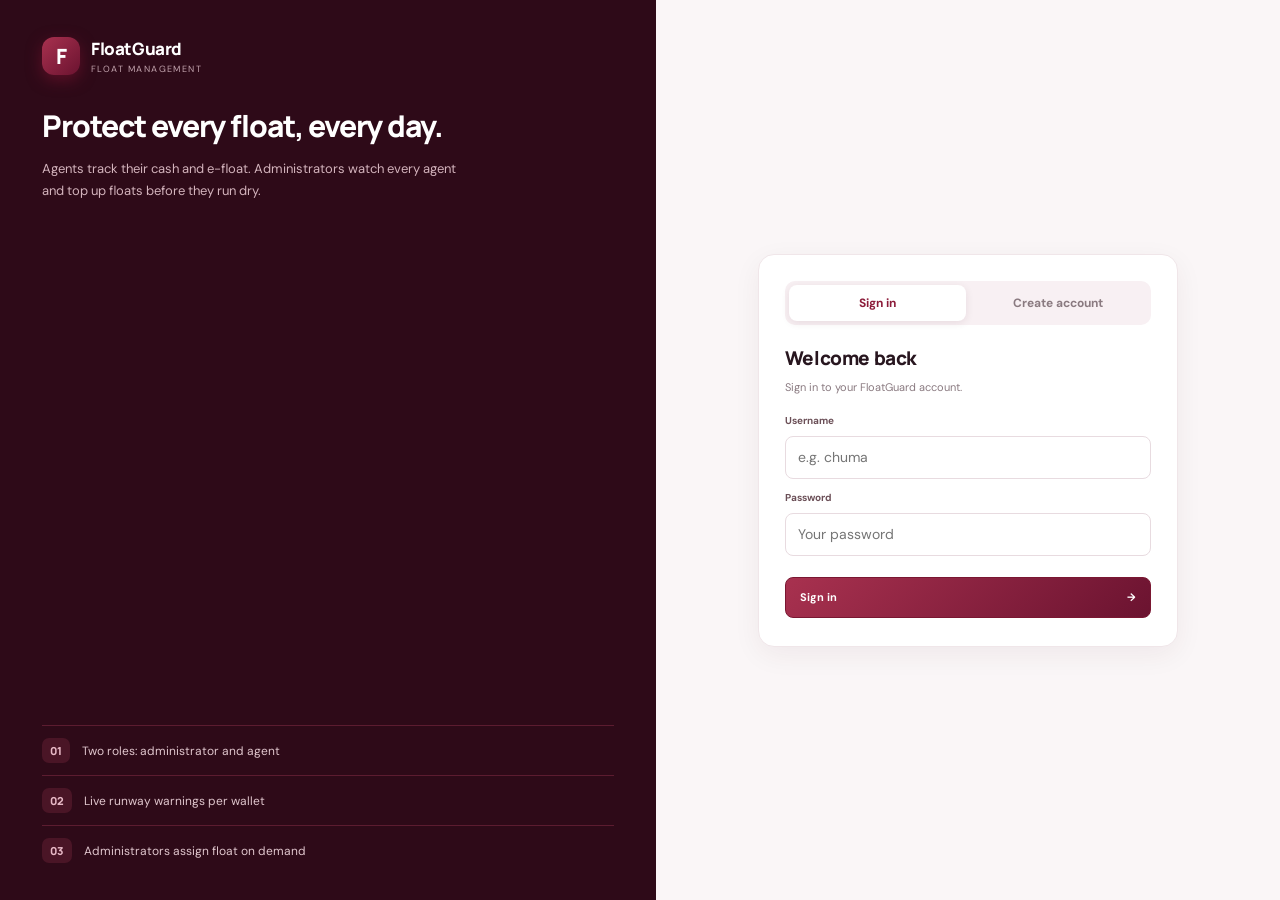
<file: index.html>
<!DOCTYPE html>
<html lang="en">
<head>
  <meta charset="UTF-8">
  <meta name="viewport" content="width=device-width, initial-scale=1.0">
  <meta name="description" content="FloatGuard sign in and account registration">
  <title>FloatGuard | Sign in</title>

  <link rel="preconnect" href="https://fonts.googleapis.com">
  <link rel="preconnect" href="https://fonts.gstatic.com" crossorigin>
  <link href="https://fonts.googleapis.com/css2?family=DM+Sans:wght@400;500;600;700&family=Manrope:wght@400;500;600;700;800&display=swap" rel="stylesheet">

  <link rel="stylesheet" href="styles.css">
</head>

<body>
  <div class="auth-shell">

    <aside class="auth-aside">
      <a class="brand" href="index.html" aria-label="FloatGuard home">
        <span class="brand-mark">F</span>
        <span>
          <strong>FloatGuard</strong>
          <small>FLOAT MANAGEMENT</small>
        </span>
      </a>

      <div class="auth-pitch">
        <h1>Protect every float, every day.</h1>
        <p>Agents track their cash and e-float. Administrators watch every agent and top up floats
          before they run dry.</p>
      </div>

      <ul class="auth-points">
        <li><span>01</span> Two roles: administrator and agent</li>
        <li><span>02</span> Live runway warnings per wallet</li>
        <li><span>03</span> Administrators assign float on demand</li>
      </ul>
    </aside>

    <main class="auth-main">
      <div class="auth-card">

        <div class="auth-tabs" role="tablist">
          <button type="button" class="auth-tab active" data-tab="login">Sign in</button>
          <button type="button" class="auth-tab" data-tab="register">Create account</button>
        </div>

        <div id="authMessage" class="message" role="status" aria-live="polite"></div>

        <!-- SIGN IN -->
        <form id="loginForm" class="auth-form" autocomplete="on">
          <h2>Welcome back</h2>
          <p class="auth-sub">Sign in to your FloatGuard account.</p>

          <label for="loginUsername">Username</label>
          <input id="loginUsername" name="username" type="text" placeholder="e.g. chuma" required>

          <label for="loginPassword">Password</label>
          <input id="loginPassword" name="password" type="password" placeholder="Your password" required>

          <button class="primary-button" type="submit">Sign in <span>→</span></button>
        </form>

        <!-- REGISTER -->
        <form id="registerForm" class="auth-form" hidden autocomplete="on">
          <h2>Create an account</h2>
          <p class="auth-sub">Register as an agent or a location-based super agent.</p>

          <label for="regUsername">Username</label>
          <input id="regUsername" name="username" type="text" placeholder="Choose a username" required>

          <label for="regPassword">Password</label>
          <input id="regPassword" name="password" type="password" placeholder="At least 6 characters" required>

          <label for="regRole">Account type</label>
          <select id="regRole" name="role">
            <option value="AGENT">Agent</option>
            <option value="ADMIN">Super agent</option>
          </select>

          <label for="regAgentName">Business / super-agent name</label>
          <input id="regAgentName" name="agentName" type="text" placeholder="e.g. Chuma Mobile Money" required>

          <label for="regLocation">Location</label>
          <input id="regLocation" name="location" type="text" placeholder="e.g. Lusaka" required>

          <label for="regNrcNumber">NRC number</label>
          <input id="regNrcNumber" name="nrcNumber" type="text" placeholder="Enter NRC number" required>

          <label for="regPhoneNumber">Phone number</label>
          <input id="regPhoneNumber" name="phoneNumber" type="tel" placeholder="e.g. +260 97 123 4567" required>

          <label for="regOpeningCash">Opening cash balance (ZMW)</label>
          <input id="regOpeningCash" name="openingCash" type="number" min="0" step="0.01" value="0.00" required>

          <label for="regOpeningEFloat">Opening e-float balance (ZMW)</label>
          <input id="regOpeningEFloat" name="openingEFloat" type="number" min="0" step="0.01" value="0.00" required>

          <div id="adminFields" hidden>
            <label for="regInviteCode">Admin invite code</label>
            <input id="regInviteCode" name="inviteCode" type="text" value="FL12" placeholder="Enter admin invite code">
          </div>

          <button class="primary-button" type="submit">Create account <span>→</span></button>
        </form>

      </div>
    </main>
  </div>

  <script src="auth.js"></script>
  <script src="login.js"></script>
</body>
</html>
</file>
<file: styles.css>
*{box-sizing:border-box}
:root{--ink:#28161f;--muted:#8a7a80;--line:#f0e6e9;--bg:#faf6f7;--wine:#2e0a18;--brand:#8c1c3a;--brand-dark:#6d1230;--brand-grad:linear-gradient(135deg,#a8314f,#6b1330);--green:#14966b;--red:#d65b62;--shadow:0 8px 28px rgba(70,15,32,.06)}
body{margin:0;background:var(--bg);color:var(--ink);font-family:"DM Sans",sans-serif;font-size:14px}
button,input,select{font:inherit}
button{cursor:pointer}
.app-shell{min-height:100vh}
.sidebar{width:250px;background:var(--wine);color:#fff;position:fixed;inset:0 auto 0 0;padding:27px 18px 20px;display:flex;flex-direction:column;z-index:10}
.brand{display:flex;align-items:center;gap:11px;color:#fff;text-decoration:none;padding:0 8px 29px}
.brand-mark{height:38px;width:38px;border-radius:12px;background:var(--brand-grad);display:grid;place-items:center;font:800 21px Manrope;box-shadow:0 5px 15px #5c0f26}
.brand strong{display:block;font:800 17px Manrope;letter-spacing:-.4px}
.brand small{display:block;color:#c2a3ad;font-size:9px;letter-spacing:1.45px;margin-top:3px}
.profile-card{display:flex;align-items:center;gap:10px;padding:13px 10px;background:#4a1526;border:1px solid #5c1c30;border-radius:12px;margin-bottom:30px}
.avatar{width:36px;height:36px;display:grid;place-items:center;border-radius:11px;background:#f6e2e8;color:#8c1c3a;font-weight:700}
.profile-copy{min-width:0;flex:1}.profile-copy strong{display:block;font-size:12px}.profile-copy span{display:block;color:#d3b3bc;font-size:10px;margin-top:4px}.profile-copy b{color:#fff}
.online-dot,.demo-pulse{width:7px;height:7px;border-radius:50%;background:#36d49a;display:inline-block}
.nav-heading,.section-kicker{font-size:9px;font-weight:700;letter-spacing:1.5px;color:#c2a3ad}
.nav-heading{padding:0 10px;margin:0 0 10px}
.main-nav{display:grid;gap:5px}
.nav-link{color:#e0c6cd;text-decoration:none;padding:12px 11px;border-radius:9px;display:flex;align-items:center;gap:12px;font-size:12px;font-weight:600;transition:.2s}
.nav-link:hover{background:#491524;color:#fff}.nav-link.active{background:#6d1230;color:#fff;box-shadow:inset 3px 0 #c97a94}
.nav-icon{width:18px;text-align:center;font-size:18px}
.sidebar-bottom{margin-top:auto}
.demo-note{display:flex;gap:9px;align-items:flex-start;padding:12px 10px;background:#3d1122;border:1px solid #5c1c30;border-radius:10px}
.demo-pulse{margin-top:5px;box-shadow:0 0 0 4px rgba(54,212,154,.12)}
.demo-note strong{display:block;font-size:11px}.demo-note small{display:block;color:#d3b3bc;font-size:9px;line-height:1.5;margin-top:4px}
.sidebar-reset{width:100%;background:transparent;border:0;color:#dbb9c2;text-align:left;padding:14px 10px;font-size:11px}.sidebar-reset:hover{color:#fff}
.main-content{margin-left:250px;max-width:1700px;padding:0 42px;min-height:100vh}
.topbar{height:91px;border-bottom:1px solid var(--line);display:flex;align-items:center;justify-content:space-between;margin-bottom:30px}
.eyebrow{font-size:9px;letter-spacing:1.4px;color:#a08a90;font-weight:700;margin-bottom:5px}
h1,h2,h3,p{margin-top:0}
h1{font:800 23px Manrope;margin:0;letter-spacing:-.7px}
.topbar-right{display:flex;align-items:center;gap:18px}.top-date{font-size:11px;color:var(--muted)}
.mobile-menu{display:none}
.welcome-row{display:flex;justify-content:space-between;align-items:center;margin:0 0 21px}.welcome-row h2,.page-intro h2{font:800 20px Manrope;letter-spacing:-.6px;margin:0 0 5px}.welcome-row p,.page-intro p{font-size:12px;color:var(--muted);margin:0}
.balance-grid{display:grid;grid-template-columns:repeat(3,minmax(0,1fr));gap:16px;margin-bottom:17px}
.balance-card{padding:20px 21px 17px;border-radius:14px;background:#fff;border:1px solid var(--line);box-shadow:var(--shadow);min-width:0}
.balance-top{display:flex;align-items:center;gap:9px}.balance-icon{width:31px;height:31px;border-radius:9px;display:grid;place-items:center;font-weight:800;font-size:15px}
.cash-icon{background:#f7e8ee;color:#8c1c3a}.efloat-icon{background:#e5f7f0;color:#15966b}.total-icon{background:#f7e8ee;color:#8c1c3a}
.balance-label{font-size:9px;letter-spacing:1.1px;font-weight:800;color:#8a7a80}.balance-tag{margin-left:auto;font-size:9px;color:#a08a90}
.balance-value{font:800 clamp(21px,2.2vw,28px) Manrope;letter-spacing:-1px;margin:17px 0 15px;white-space:nowrap}
.balance-bottom{display:flex;justify-content:space-between;align-items:center;border-top:1px solid #f2e9ec;padding-top:12px;color:#8a7a80;font-size:10px}
.status{font-size:9px;font-weight:700;padding:5px 8px;border-radius:20px;white-space:nowrap}.status.available{background:#e9f7f1;color:#16835f}.status.low{background:#fff0ed;color:#c05249}.status.pending{background:#fff5df;color:#a87519}.status.completed{background:#e9f7f1;color:#16835f}.total-caption{color:#8c1c3a}
.warning-banner{background:#fff6e7;border:1px solid #f4dfb9;color:#91651c;border-radius:9px;padding:12px 15px;margin:0 0 22px;font-size:11px}
.section-heading{display:flex;justify-content:space-between;align-items:end;margin:29px 0 14px}.section-heading h2{font:800 17px Manrope;margin:5px 0 0;letter-spacing:-.4px}.section-heading p{color:var(--muted);font-size:11px;margin:5px 0 0}
.action-grid{display:grid;grid-template-columns:repeat(2,minmax(0,1fr));gap:16px}
.panel{background:#fff;border:1px solid var(--line);border-radius:14px;box-shadow:var(--shadow)}
.transaction-panel{padding:20px}
.panel-heading{display:flex;gap:12px;align-items:center;margin-bottom:20px}.panel-icon{width:38px;height:38px;border-radius:11px;display:grid;place-items:center;font-size:19px;font-weight:700}
.deposit-icon{background:#e9f7f1;color:#15966b}.withdraw-icon{background:#fff0ed;color:#d45e5e}.rebalance-icon{background:#f7e8ee;color:#8c1c3a}
.panel-heading h3,.table-toolbar h3,.how-panel h3{font:800 14px Manrope;margin:0 0 4px}.panel-heading p,.table-toolbar p{font-size:10px;color:var(--muted);margin:0}
.form-stack{display:grid;gap:9px}.form-stack label{font-size:10px;font-weight:700;color:#6b4f57;margin-top:3px}
.amount-input{height:43px;border:1px solid #e8dbe0;border-radius:8px;display:flex;align-items:center;padding:0 12px;gap:8px}.amount-input:focus-within{border-color:#c46a86;box-shadow:0 0 0 3px #f7e8ee}.amount-input span{font-weight:700;color:#8a7a80}.amount-input input{border:0;outline:0;width:100%;background:transparent;color:var(--ink);font-size:13px}
.form-stack select{height:43px;border:1px solid #e8dbe0;border-radius:8px;padding:0 11px;background:#fff;color:#4a2b33;outline:0}
.movement-note{display:flex;align-items:center;gap:6px;flex-wrap:wrap;font-size:9px;color:#8a7a80;margin:3px 0 8px}.movement-note b{font-size:9px}.positive{color:#15966b}.negative{color:#d45e5e}.movement-arrow{color:#c0c7d1;margin:0 2px}
.primary-button,.secondary-button,.outline-button{height:41px;border-radius:8px;padding:0 14px;font-size:11px;font-weight:700;display:flex;align-items:center;justify-content:space-between;gap:15px;transition:.2s}
.primary-button{border:1px solid #7a1732;background:var(--brand-grad);color:#fff}.primary-button:hover{background:linear-gradient(135deg,#92294a,#5a0f28)}
.secondary-button{border:1px solid #eddde3;background:#fdf6f8;color:#8c1c3a}.secondary-button:hover{background:#f7e8ee}
.outline-button.compact.danger{color:#c0392b;border-color:#f0d3ce}.outline-button.compact.danger:hover{background:#fff0ed;border-color:#d65b62;color:#a52f22}
.button-group{display:inline-flex;gap:6px;justify-content:flex-end;align-items:center;flex-wrap:wrap;margin-left:8px}
.rebalance-actions{display:flex;flex-direction:column;align-items:flex-end;gap:7px;flex-shrink:0}
.text-button{border:0;background:transparent;color:#8c1c3a;font-size:10px;font-weight:700;padding:7px}.text-button:hover{text-decoration:underline}
.table-panel{overflow:hidden}.table-wrap{width:100%;overflow-x:auto}table{width:100%;border-collapse:collapse;min-width:620px}th{text-align:left;padding:13px 16px;background:#fdf8f9;color:#8a7a80;font-size:8px;letter-spacing:1px;font-weight:800;white-space:nowrap}td{padding:14px 16px;border-top:1px solid #f2e9ec;font-size:10px;color:#6b4f57;white-space:nowrap}td:first-child{font-weight:700;color:#4a2b33}.empty-cell{text-align:center;color:#a08a90;padding:25px!important}
.muted{display:block;font-size:9px;color:var(--muted);font-weight:400;margin-top:3px;white-space:normal}
.page-intro{display:flex;justify-content:space-between;align-items:center;margin:2px 0 22px}.outline-button{background:#fff;border:1px solid #e8dbe0;color:#6b4f57}.outline-button:hover{border-color:#d193a8;color:#6d1230}
.stats-strip{display:grid;grid-template-columns:repeat(3,1fr);gap:12px;margin-bottom:18px}.stats-strip>div{background:#fff;border:1px solid var(--line);border-radius:11px;padding:15px 17px}.stats-strip span{display:block;color:#8a7a80;font-size:10px;margin-bottom:7px}.stats-strip strong{font:800 18px Manrope}
.table-toolbar{padding:17px 18px;display:flex;align-items:center;justify-content:space-between;gap:15px}.search-input{height:36px;width:230px;border:1px solid #e8dbe0;border-radius:7px;padding:0 11px;font-size:10px;outline:0}.search-input:focus{border-color:#c46a86}
.rebalance-layout{display:grid;grid-template-columns:1.05fr .95fr;gap:16px}.rebalance-form-panel,.how-panel{padding:21px}.info-note{padding:11px 12px;border-radius:8px;background:#faf0f4;color:#7d5a66;font-size:10px;line-height:1.6;margin:4px 0}
.how-panel h3{font-size:16px;margin:8px 0 20px}.how-step{display:flex;gap:12px;padding:13px 0;border-top:1px solid #f2e9ec}.how-step>span{font:800 12px Manrope;color:#8c1c3a;background:#f7e8ee;width:29px;height:29px;display:grid;place-items:center;border-radius:8px;flex-shrink:0}.how-step strong{font-size:11px}.how-step p{font-size:10px;color:var(--muted);margin:4px 0 0;line-height:1.5}
.requests-panel{padding:5px 18px}.rebalance-item{display:flex;align-items:center;justify-content:space-between;gap:15px;padding:15px 0;border-bottom:1px solid #f2e9ec}.rebalance-item:last-child{border-bottom:0}.rebalance-item strong{font-size:11px}.rebalance-item p{font-size:10px;color:#6b4f57;margin:5px 0}.rebalance-item small{font-size:9px;color:#a08a90}.rebalance-item button{border:1px solid #eacfd9;background:#fdf6f8;color:#8c1c3a;border-radius:7px;padding:7px 10px;font-size:9px;font-weight:700}.rebalance-item button:hover{background:#f7e8ee}
.footer{display:flex;justify-content:space-between;border-top:1px solid var(--line);margin-top:38px;padding:19px 0 23px;color:#a08a90;font-size:9px}
.message{display:none;margin:-12px 0 18px;padding:11px 14px;border-radius:8px;font-size:11px}.message.success{display:block;background:#eaf7f1;color:#147c5b;border:1px solid #d1eee1}.message.error{display:block;background:#fff0ed;color:#bd514b;border:1px solid #f5d9d5}
[hidden]{display:none!important}
@media(max-width:1100px){.main-content{padding:0 25px}.sidebar{width:225px}.main-content{margin-left:225px}.balance-grid{gap:10px}.balance-card{padding:17px}.balance-tag{display:none}.balance-value{font-size:23px}}
@media(max-width:800px){.sidebar{transform:translateX(-100%);transition:transform .25s;width:250px}.sidebar.open{transform:translateX(0)}.main-content{margin-left:0;padding:0 20px}.mobile-menu{display:block;border:0;background:#fff;color:#4a2b33;font-size:20px;margin-right:13px}.topbar{justify-content:flex-start}.topbar>div:nth-child(2){flex:1}.topbar-right{gap:8px}.top-date{display:none}.balance-grid{grid-template-columns:1fr 1fr}.total-card{grid-column:span 2}.rebalance-layout{grid-template-columns:1fr}}
@media(max-width:560px){.main-content{padding:0 14px}.topbar{height:75px;margin-bottom:22px}.topbar-right{margin-left:auto}h1{font-size:19px}.welcome-row{align-items:flex-start;gap:10px}.balance-grid{grid-template-columns:1fr}.total-card{grid-column:auto}.balance-value{font-size:27px}.action-grid{grid-template-columns:1fr}.page-intro{align-items:flex-start;gap:12px}.page-intro h2{font-size:18px}.outline-button{font-size:9px;padding:0 9px;white-space:nowrap}.stats-strip{gap:7px}.stats-strip>div{padding:12px 9px}.stats-strip span{font-size:9px}.stats-strip strong{font-size:14px}.table-toolbar{align-items:flex-start;flex-direction:column}.search-input{width:100%}.footer{gap:8px;flex-direction:column}.rebalance-item{align-items:flex-start;flex-wrap:wrap}.rebalance-item button{margin-left:auto}}

.type-pill{display:inline-block;border-radius:20px;padding:5px 8px;font-size:9px;font-weight:700}
.type-pill.deposit{background:#e9f7f1;color:#16835f}
.type-pill.withdrawal{background:#fff0ed;color:#c05249}
.rebalance-balances{display:grid;grid-template-columns:repeat(2,minmax(0,1fr));gap:14px;margin-bottom:22px}
.rebalance-balances>.panel{padding:18px}
.rebalance-balances h3{font:800 20px Manrope;margin:10px 0}
@media(max-width:560px){.rebalance-balances{grid-template-columns:1fr}}

/* ---------------- Auth page (index.html) ---------------- */
.auth-shell{display:grid;grid-template-columns:minmax(0,1.05fr) minmax(0,1fr);min-height:100vh}
.auth-aside{background:var(--wine);color:#fff;padding:37px 42px;display:flex;flex-direction:column;gap:30px}
.auth-aside .brand{padding:0}
.auth-pitch h1{font:800 30px Manrope;letter-spacing:-1px;margin:0 0 12px;color:#fff}
.auth-pitch p{color:#d3b3bc;font-size:13px;line-height:1.7;max-width:430px}
.auth-points{list-style:none;margin:auto 0 0;padding:0;display:grid;gap:12px}
.auth-points li{display:flex;align-items:center;gap:12px;color:#e0c6cd;font-size:12px;border-top:1px solid #5c1c30;padding-top:12px}
.auth-points span{font:800 11px Manrope;color:#e8b9c6;background:#4a1526;border-radius:7px;padding:5px 8px}
.auth-main{display:grid;place-items:center;padding:40px 20px}
.auth-card{width:100%;max-width:420px;background:#fff;border:1px solid var(--line);border-radius:16px;box-shadow:var(--shadow);padding:26px 26px 28px}
.auth-tabs{display:grid;grid-template-columns:1fr 1fr;background:#f8f0f3;border-radius:10px;padding:4px;margin-bottom:20px;gap:4px}
.auth-tab{border:0;background:transparent;border-radius:8px;padding:10px;font-size:12px;font-weight:700;color:#8a7a80}
.auth-tab.active{background:#fff;color:#8c1c3a;box-shadow:0 2px 8px rgba(70,15,32,.09)}
.auth-form{display:grid;gap:9px}
.auth-form h2{font:800 19px Manrope;margin:0;letter-spacing:-.4px}
.auth-sub{font-size:11px;color:var(--muted);margin:0 0 8px}
.auth-form label{font-size:10px;font-weight:700;color:#6b4f57;margin-top:3px}
.auth-form input,.auth-form select{height:43px;border:1px solid #e8dbe0;border-radius:8px;padding:0 12px;background:#fff;color:var(--ink);outline:0;width:100%}
.auth-form input:focus,.auth-form select:focus{border-color:#c46a86;box-shadow:0 0 0 3px #f7e8ee}
.auth-form .primary-button{margin-top:12px}
#agentFields,#adminFields{display:grid;gap:9px}

/* ---------------- Admin console (admin.html) ---------------- */
.admin-avatar{background:#e5f7f0;color:#15966b}
.outline-button.compact{height:34px;font-size:10px;padding:0 12px;gap:8px}
.stats-strip.four{grid-template-columns:repeat(4,1fr)}
.assign-button{border:1px solid #eacfd9;background:#fdf6f8;color:#8c1c3a;border-radius:7px;padding:7px 11px;font-size:9px;font-weight:700;white-space:nowrap}
.assign-button:hover{background:#f7e8ee}
[data-action]{text-align:right}
.modal-overlay{position:fixed;inset:0;background:rgba(46,10,24,.45);display:grid;place-items:center;padding:20px;z-index:50}
.modal-card{width:100%;max-width:400px;background:#fff;border-radius:15px;box-shadow:0 24px 60px rgba(46,10,24,.3);padding:22px}
.modal-head{display:flex;justify-content:space-between;align-items:flex-start;gap:12px;margin-bottom:14px}
.modal-head h3{font:800 16px Manrope;margin:6px 0 3px}
.modal-head p{font-size:11px;color:var(--muted);margin:0}
.modal-close{border:0;background:#f8f0f3;color:#6b4f57;width:30px;height:30px;border-radius:8px;font-size:18px;line-height:1}
.modal-close:hover{background:#f0e3e8}
.demo-note em{font-style:normal;color:#fff}

/* ---------------- Header account chip ---------------- */
.account-chip{display:flex;align-items:center;gap:10px;max-width:min(48vw,330px)}
.account-avatar{width:42px;height:42px;flex:0 0 auto;display:grid;place-items:center;border:2px solid #fff;border-radius:50%;background:var(--brand-grad);box-shadow:0 0 0 1px #e8dbe0,0 4px 10px rgba(70,15,32,.12);color:#fff;font:800 12px Manrope}
.account-text{display:flex;flex-direction:column;line-height:1.3;min-width:0}
.account-text strong{font-size:10px;color:var(--ink)}
.account-text span{font-size:9px;color:var(--muted)}

@media(max-width:800px){.auth-shell{grid-template-columns:1fr}.auth-aside{padding:26px 22px;gap:20px}.auth-points{margin-top:18px}.stats-strip.four{grid-template-columns:1fr 1fr}}
</file>
